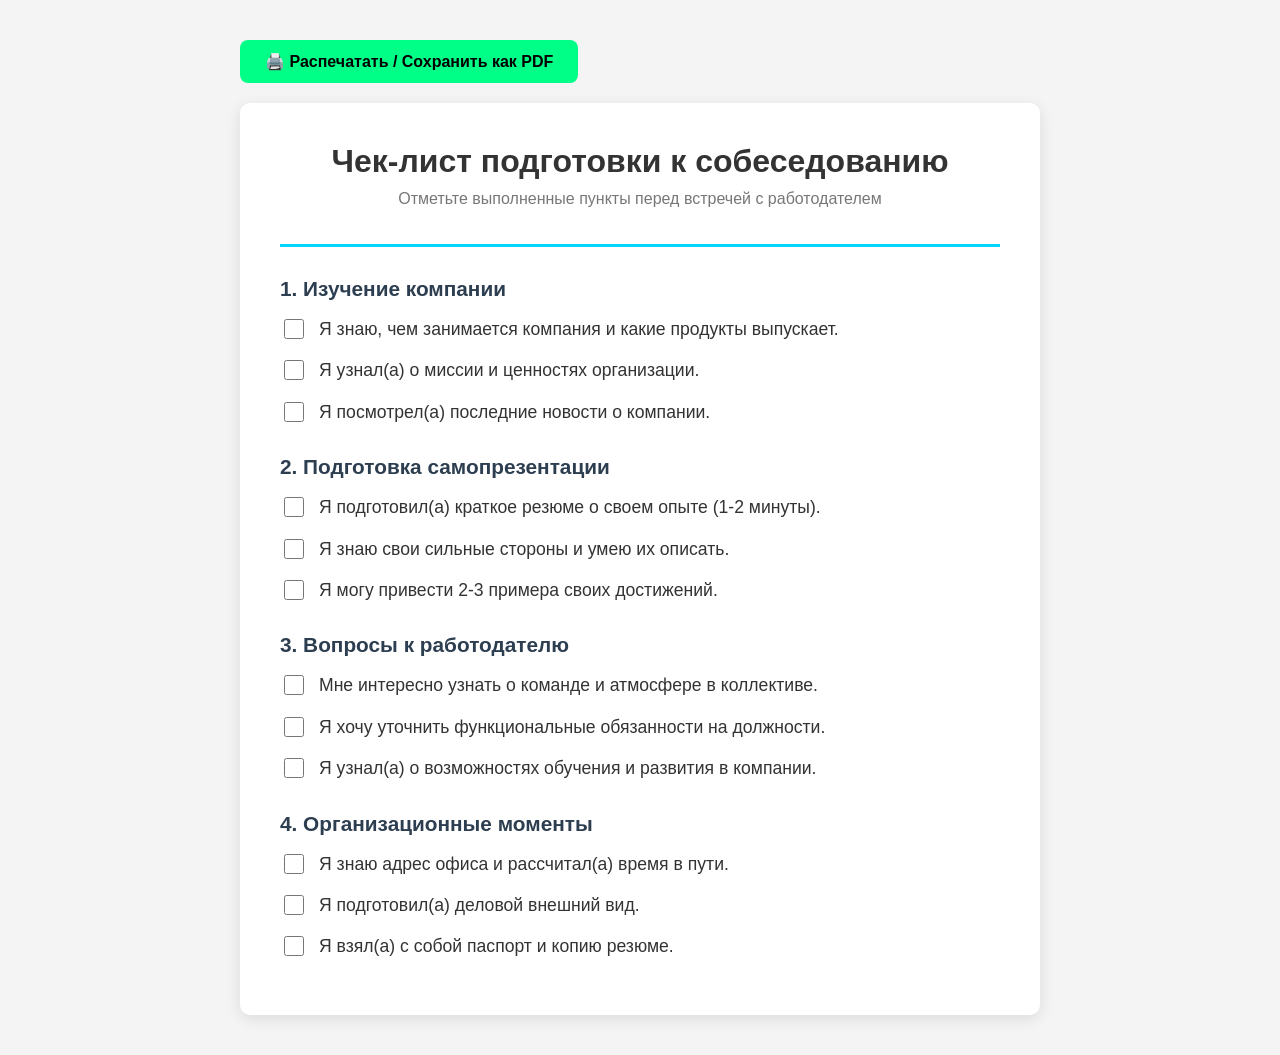
<file: files/Чек-лист_подготовки.html>
<!DOCTYPE html>
<html lang="ru">
<head>
    <meta charset="UTF-8">
    <meta name="viewport" content="width=device-width, initial-scale=1.0">
    <title>Чек-лист подготовки к собеседованию</title>
    <style>
        body {
            font-family: 'Segoe UI', Tahoma, Geneva, Verdana, sans-serif;
            background: #f4f4f4;
            color: #333;
            max-width: 800px;
            margin: 20px auto;
            padding: 20px;
        }

        .print-btn {
            display: inline-block;
            padding: 12px 25px;
            background: #00ff87;
            color: #000;
            font-weight: bold;
            border: none;
            border-radius: 8px;
            cursor: pointer;
            font-size: 16px;
            margin-bottom: 20px;
            text-decoration: none;
        }

        .print-btn:hover {
            opacity: 0.9;
        }

        .checklist {
            background: #fff;
            padding: 40px;
            border-radius: 10px;
            box-shadow: 0 4px 15px rgba(0, 0, 0, 0.1);
        }

        .header {
            text-align: center;
            border-bottom: 3px solid #00d4ff;
            padding-bottom: 20px;
            margin-bottom: 30px;
        }

        .header h1 {
            margin: 0;
            font-size: 2rem;
        }

        .header p {
            color: #777;
            margin-top: 10px;
        }

        .checklist-item {
            display: flex;
            align-items: flex-start;
            margin-bottom: 15px;
        }

        input[type="checkbox"] {
            width: 20px;
            height: 20px;
            margin-right: 15px;
            accent-color: #00d4ff;
            cursor: pointer;
            flex-shrink: 0;
        }

        .item-text {
            line-height: 1.5;
            font-size: 1.1rem;
        }

        .section-title {
            color: #2c3e50;
            font-size: 1.3rem;
            font-weight: bold;
            margin-top: 30px;
            margin-bottom: 15px;
        }

        /* Мобильная адаптация */
        @media (max-width: 600px) {
            .print-btn {
                font-size: 14px;
                padding: 10px 15px;
                width: 100%;
                text-align: center;
            }
            .checklist {
                padding: 20px;
            }
            .header h1 {
                font-size: 1.5rem;
            }
            .item-text {
                font-size: 1rem;
            }
        }

        /* Сохранение цветов при печати/PDF */
        @media print {
            body { background: #fff; margin: 0; }
            .print-btn { display: none; }
            .checklist { box-shadow: none; padding: 0; }
            * {
                -webkit-print-color-adjust: exact;
                print-color-adjust: exact;
            }
        }
    </style>
</head>
<body>

    <button class="print-btn" onclick="window.print()">🖨️ Распечатать / Сохранить как PDF</button>

    <div class="checklist">
        <div class="header">
            <h1>Чек-лист подготовки к собеседованию</h1>
            <p>Отметьте выполненные пункты перед встречей с работодателем</p>
        </div>

        <h3 class="section-title">1. Изучение компании</h3>
        <div class="checklist-item">
            <input type="checkbox">
            <span class="item-text">Я знаю, чем занимается компания и какие продукты выпускает.</span>
        </div>
        <div class="checklist-item">
            <input type="checkbox">
            <span class="item-text">Я узнал(а) о миссии и ценностях организации.</span>
        </div>
        <div class="checklist-item">
            <input type="checkbox">
            <span class="item-text">Я посмотрел(а) последние новости о компании.</span>
        </div>

        <h3 class="section-title">2. Подготовка самопрезентации</h3>
        <div class="checklist-item">
            <input type="checkbox">
            <span class="item-text">Я подготовил(а) краткое резюме о своем опыте (1-2 минуты).</span>
        </div>
        <div class="checklist-item">
            <input type="checkbox">
            <span class="item-text">Я знаю свои сильные стороны и умею их описать.</span>
        </div>
        <div class="checklist-item">
            <input type="checkbox">
            <span class="item-text">Я могу привести 2-3 примера своих достижений.</span>
        </div>

        <h3 class="section-title">3. Вопросы к работодателю</h3>
        <div class="checklist-item">
            <input type="checkbox">
            <span class="item-text">Мне интересно узнать о команде и атмосфере в коллективе.</span>
        </div>
        <div class="checklist-item">
            <input type="checkbox">
            <span class="item-text">Я хочу уточнить функциональные обязанности на должности.</span>
        </div>
        <div class="checklist-item">
            <input type="checkbox">
            <span class="item-text">Я узнал(а) о возможностях обучения и развития в компании.</span>
        </div>

        <h3 class="section-title">4. Организационные моменты</h3>
        <div class="checklist-item">
            <input type="checkbox">
            <span class="item-text">Я знаю адрес офиса и рассчитал(а) время в пути.</span>
        </div>
        <div class="checklist-item">
            <input type="checkbox">
            <span class="item-text">Я подготовил(а) деловой внешний вид.</span>
        </div>
        <div class="checklist-item">
            <input type="checkbox">
            <span class="item-text">Я взял(а) с собой паспорт и копию резюме.</span>
        </div>

    </div>

</body>
</html>
</file>
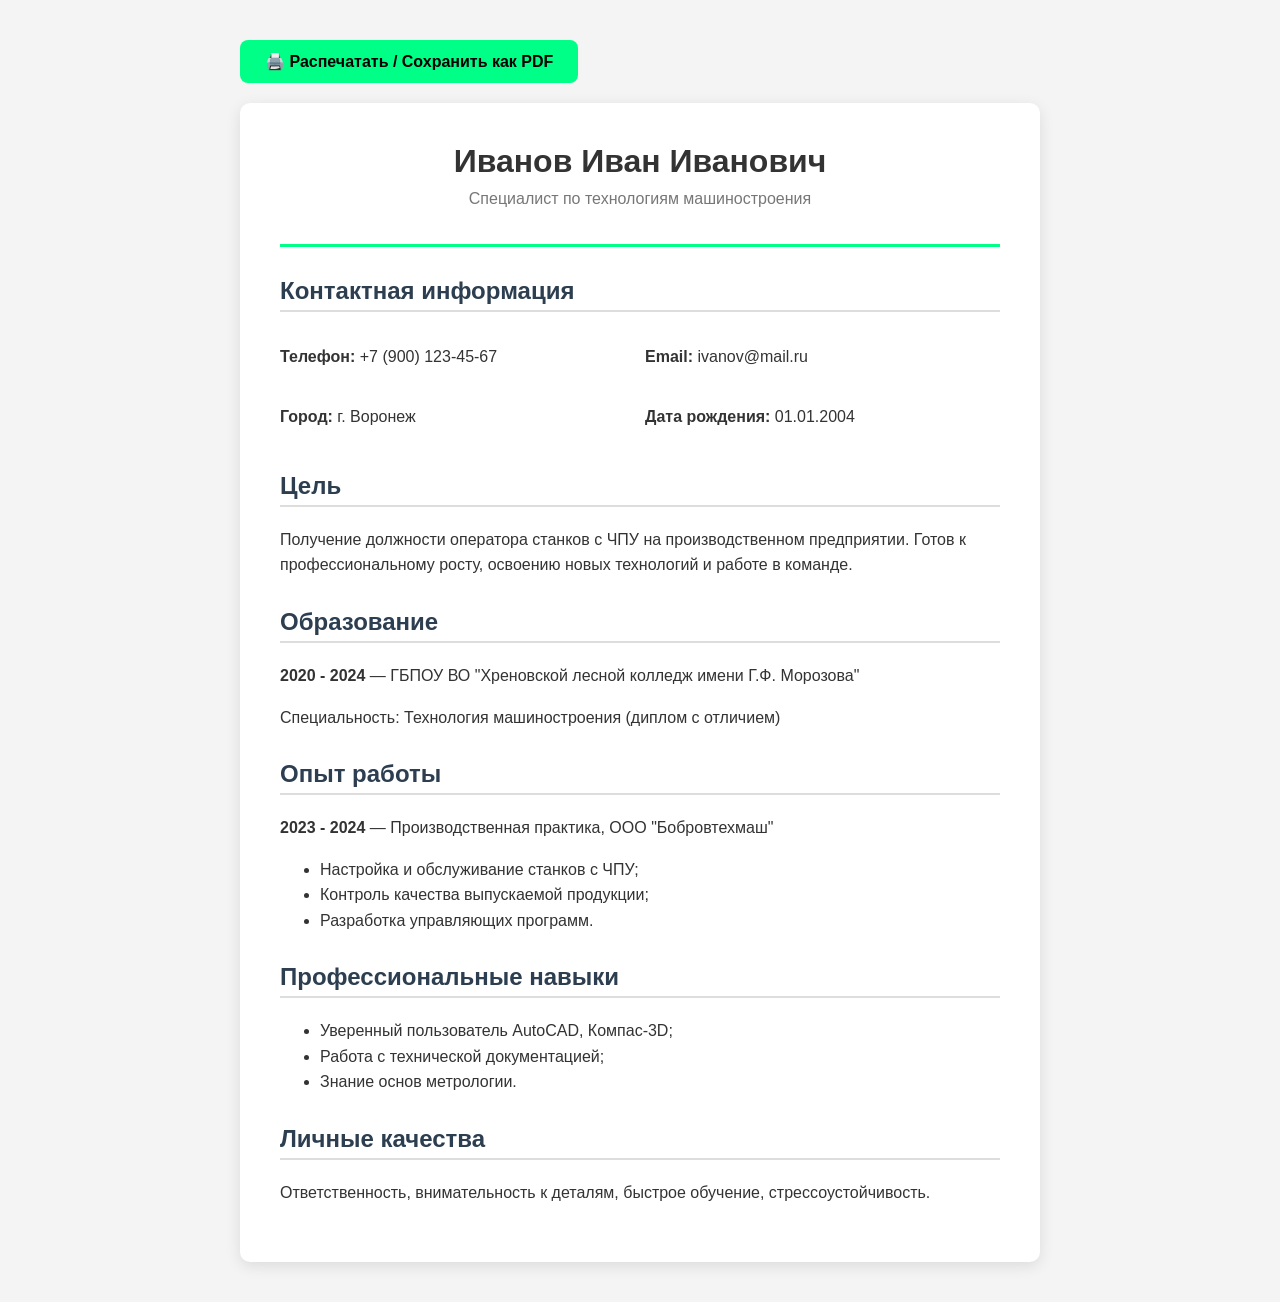
<file: files/Шаблон_резюме.html>
<!DOCTYPE html>
<html lang="ru">
<head>
    <meta charset="UTF-8">
    <meta name="viewport" content="width=device-width, initial-scale=1.0">
    <title>Шаблон резюме</title>
    <style>
        body {
            font-family: 'Segoe UI', Tahoma, Geneva, Verdana, sans-serif;
            background: #f4f4f4;
            color: #333;
            max-width: 800px;
            margin: 20px auto;
            padding: 20px;
        }

        .print-btn {
            display: inline-block;
            padding: 12px 25px;
            background: #00ff87;
            color: #000;
            font-weight: bold;
            border: none;
            border-radius: 8px;
            cursor: pointer;
            font-size: 16px;
            margin-bottom: 20px;
            text-decoration: none;
        }

        .print-btn:hover {
            opacity: 0.9;
        }

        .resume {
            background: #fff;
            padding: 40px;
            border-radius: 10px;
            box-shadow: 0 4px 15px rgba(0, 0, 0, 0.1);
        }

        .header {
            text-align: center;
            border-bottom: 3px solid #00ff87;
            padding-bottom: 20px;
            margin-bottom: 30px;
        }

        .header h1 {
            margin: 0;
            font-size: 2rem;
        }

        .header p {
            color: #777;
            margin-top: 10px;
        }

        h2 {
            color: #2c3e50;
            border-bottom: 2px solid #ddd;
            padding-bottom: 5px;
            margin-top: 30px;
        }

        .contact-info {
            display: grid;
            grid-template-columns: 1fr 1fr;
            gap: 10px;
        }

        .section-content {
            line-height: 1.6;
        }

        /* Мобильная адаптация */
        @media (max-width: 600px) {
            .print-btn {
                font-size: 14px;
                padding: 10px 15px;
                width: 100%;
                text-align: center;
            }
            .contact-info {
                grid-template-columns: 1fr;
            }
            .resume {
                padding: 20px;
            }
            .header h1 {
                font-size: 1.5rem;
            }
        }

        /* Сохранение цветов при печати/PDF */
        @media print {
            body { background: #fff; margin: 0; }
            .print-btn { display: none; }
            .resume { box-shadow: none; padding: 0; }
            * {
                -webkit-print-color-adjust: exact;
                print-color-adjust: exact;
            }
        }
    </style>
</head>
<body>

    <button class="print-btn" onclick="window.print()">🖨️ Распечатать / Сохранить как PDF</button>

    <div class="resume">
        <div class="header">
            <h1>Иванов Иван Иванович</h1>
            <p>Специалист по технологиям машиностроения</p>
        </div>

        <h2>Контактная информация</h2>
        <div class="contact-info">
            <p><strong>Телефон:</strong> +7 (900) 123-45-67</p>
            <p><strong>Email:</strong> ivanov@mail.ru</p>
            <p><strong>Город:</strong> г. Воронеж</p>
            <p><strong>Дата рождения:</strong> 01.01.2004</p>
        </div>

        <h2>Цель</h2>
        <div class="section-content">
            <p>Получение должности оператора станков с ЧПУ на производственном предприятии. Готов к профессиональному росту, освоению новых технологий и работе в команде.</p>
        </div>

        <h2>Образование</h2>
        <div class="section-content">
            <p><strong>2020 - 2024</strong> — ГБПОУ ВО "Хреновской лесной колледж имени Г.Ф. Морозова"</p>
            <p>Специальность: Технология машиностроения (диплом с отличием)</p>
        </div>

        <h2>Опыт работы</h2>
        <div class="section-content">
            <p><strong>2023 - 2024</strong> — Производственная практика, ООО "Бобровтехмаш"</p>
            <ul>
                <li>Настройка и обслуживание станков с ЧПУ;</li>
                <li>Контроль качества выпускаемой продукции;</li>
                <li>Разработка управляющих программ.</li>
            </ul>
        </div>

        <h2>Профессиональные навыки</h2>
        <div class="section-content">
            <ul>
                <li>Уверенный пользователь AutoCAD, Компас-3D;</li>
                <li>Работа с технической документацией;</li>
                <li>Знание основ метрологии.</li>
            </ul>
        </div>

        <h2>Личные качества</h2>
        <div class="section-content">
            <p>Ответственность, внимательность к деталям, быстрое обучение, стрессоустойчивость.</p>
        </div>
    </div>

</body>
</html>
</file>
